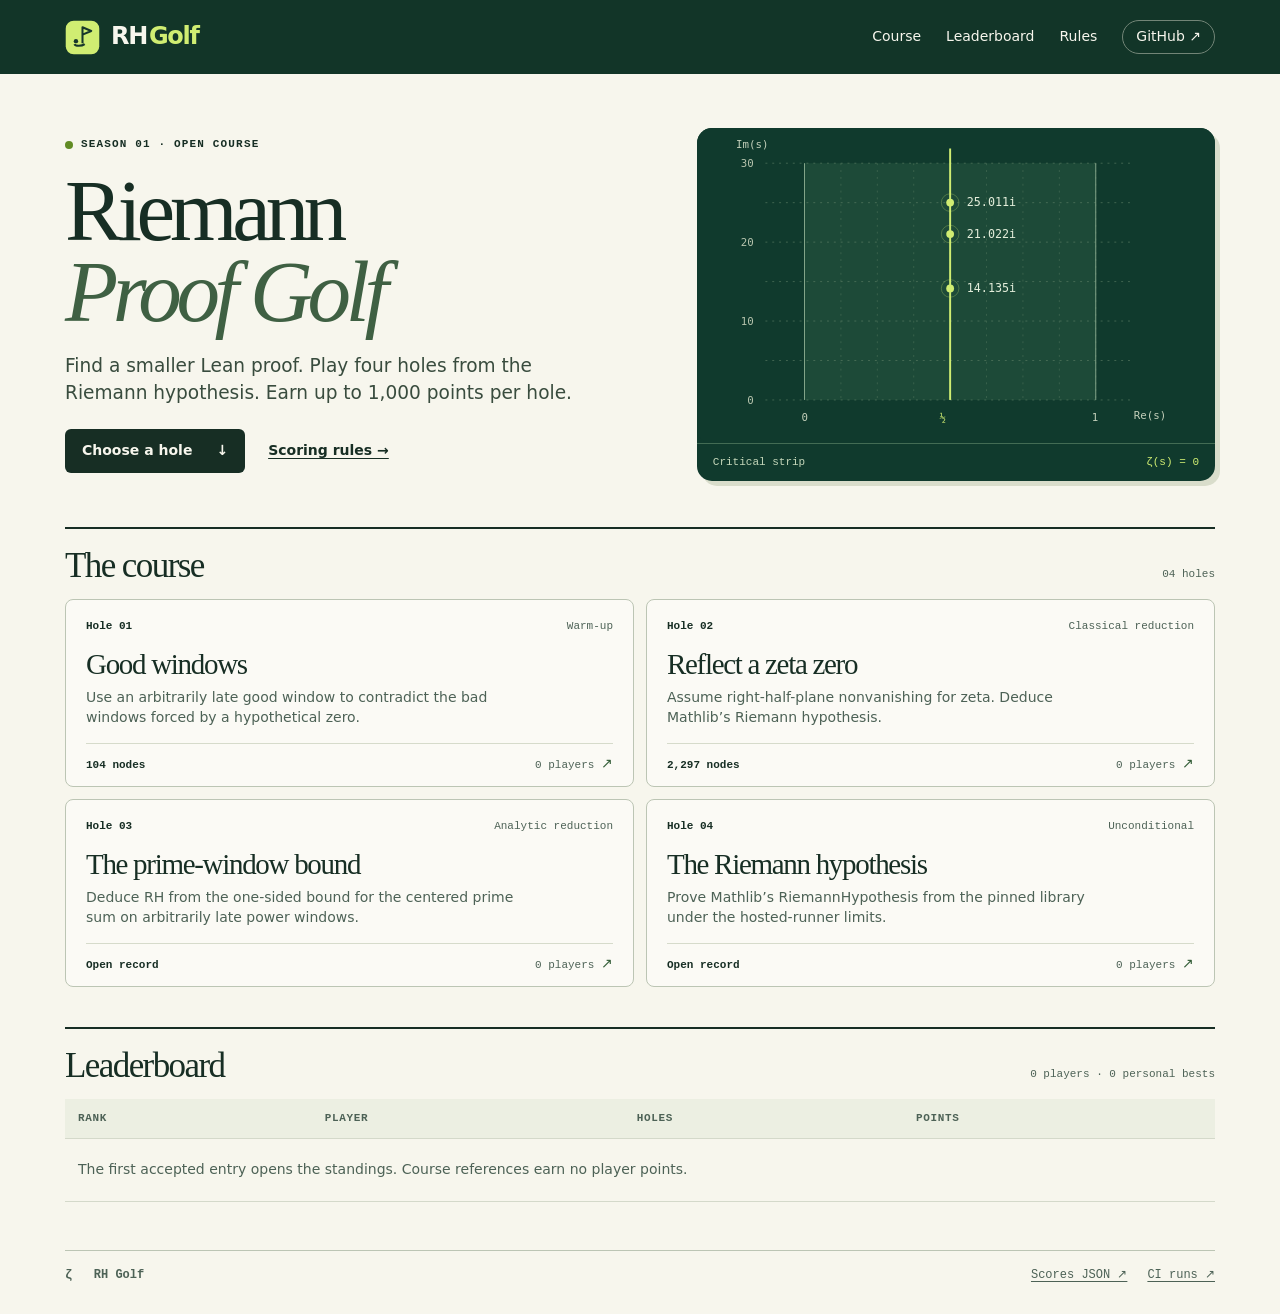
<file: index.html>
<!doctype html><html lang="en"><head><meta charset="utf-8"><meta name="viewport" content="width=device-width,initial-scale=1">
<meta name="theme-color" content="#132f27"><title>RH Golf · Riemann proof league</title><link rel="icon" href="identity.svg" type="image/svg+xml"><link rel="stylesheet" href="style.css"></head>
<body><a class="skip" href="#main">Skip to content</a><header><div class="nav"><a class="wordmark" href="index.html"><img width="35" height="35" src="identity.svg" alt=""> RH <b>Golf</b></a>
<nav aria-label="Main"><a href="index.html#course">Course</a><a href="index.html#standings">Leaderboard</a><a href="rules.html">Rules</a><a class="git" href="https://github.com/nikete/rh_golf">GitHub ↗</a></nav></div></header>
<main id="main">
    <section class='hero'><div class='herocopy'><p class='eyebrow'><span class='dot'></span> Season 01 · Open course</p>
    <h1>Riemann<br><em>Proof Golf</em></h1><p class='intro'>Find a smaller Lean proof. Play four holes from the Riemann hypothesis. Earn up to 1,000 points per hole.</p>
    <div class='buttons'><a class='primary' href='#course'>Choose a hole <span>↓</span></a>
    <a class='plain' href='rules.html'>Scoring rules →</a></div></div>
    <figure><img src='critical-strip.svg' width='530' height='322' alt='The critical line at real part one half, with the first three positive zeta zero heights marked.'>
    <figcaption>Critical strip <span>ζ(s) = 0</span></figcaption></figure></section>
    <section id='course'><div class='sectionhead'><h2>The course</h2><span>04 holes</span></div><div class='holes'><a class='hole' href='window-logic.html'><div class='holemeta'><span>Hole 01</span>
          <span>Warm-up</span></div><h3>Good windows</h3>
          <p>Use an arbitrarily late good window to contradict the bad windows forced by a hypothetical zero.</p><div class='holefoot'><b>104 nodes</b>
          <span>0 players <i>↗</i></span></div></a><a class='hole' href='reflection.html'><div class='holemeta'><span>Hole 02</span>
          <span>Classical reduction</span></div><h3>Reflect a zeta zero</h3>
          <p>Assume right-half-plane nonvanishing for zeta. Deduce Mathlib’s Riemann hypothesis.</p><div class='holefoot'><b>2,297 nodes</b>
          <span>0 players <i>↗</i></span></div></a><a class='hole' href='prime-window.html'><div class='holemeta'><span>Hole 03</span>
          <span>Analytic reduction</span></div><h3>The prime-window bound</h3>
          <p>Deduce RH from the one-sided bound for the centered prime sum on arbitrarily late power windows.</p><div class='holefoot'><b>Open record</b>
          <span>0 players <i>↗</i></span></div></a><a class='hole' href='riemann.html'><div class='holemeta'><span>Hole 04</span>
          <span>Unconditional</span></div><h3>The Riemann hypothesis</h3>
          <p>Prove Mathlib’s RiemannHypothesis from the pinned library under the hosted-runner limits.</p><div class='holefoot'><b>Open record</b>
          <span>0 players <i>↗</i></span></div></a></div></section>
    <section id='standings'><div class='sectionhead'><h2>Leaderboard</h2><span>0 players · 0 personal bests</span></div>
    <div class='scroll'><table><thead><tr><th scope='col'>Rank</th><th scope='col'>Player</th><th scope='col'>Holes</th><th scope='col'>Points</th></tr></thead><tbody><tr><td colspan='4' class='empty'>The first accepted entry opens the standings. Course references earn no player points.</td></tr></tbody></table></div></section></main><footer><span class="footbrand">ζ &nbsp; RH Golf</span><a href="scores.json">Scores JSON ↗</a><a href="https://github.com/nikete/rh_golf/actions">CI runs ↗</a></footer></body></html>
</file>
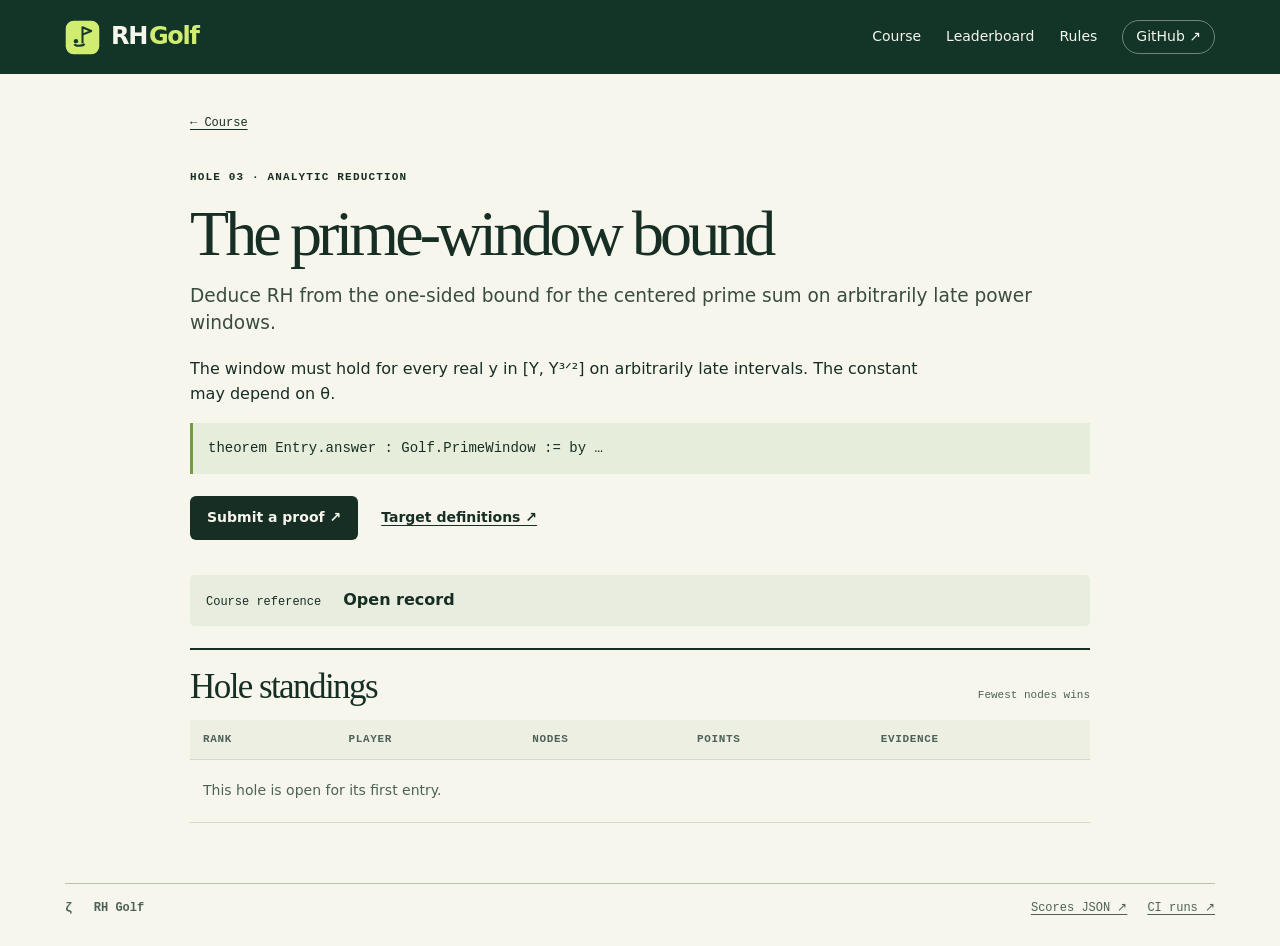
<file: prime-window.html>
<!doctype html><html lang="en"><head><meta charset="utf-8"><meta name="viewport" content="width=device-width,initial-scale=1">
<meta name="theme-color" content="#132f27"><title>The prime-window bound · RH Golf</title><link rel="icon" href="identity.svg" type="image/svg+xml"><link rel="stylesheet" href="style.css"></head>
<body><a class="skip" href="#main">Skip to content</a><header><div class="nav"><a class="wordmark" href="index.html"><img width="35" height="35" src="identity.svg" alt=""> RH <b>Golf</b></a>
<nav aria-label="Main"><a href="index.html#course">Course</a><a href="index.html#standings">Leaderboard</a><a href="rules.html">Rules</a><a class="git" href="https://github.com/nikete/rh_golf">GitHub ↗</a></nav></div></header>
<main id="main">
          <section class='inner'><a class='back' href='index.html#course'>← Course</a><p class='eyebrow'>Hole 03 · Analytic reduction</p>
          <h1>The prime-window bound</h1><p class='intro'>Deduce RH from the one-sided bound for the centered prime sum on arbitrarily late power windows.</p><p>The window must hold for every real y in [Y, Y³ᐟ²] on arbitrarily late intervals. The constant may depend on θ.</p>
          <code>theorem Entry.answer : Golf.PrimeWindow := by …</code>
          <div class='buttons'><a class='primary' href='https://github.com/nikete/rh_golf/issues/new?title=%5Bentry%5D+prime-window&amp;body=%60%60%60lean%0A--+Replace+this+with+your+proof.%0Atheorem+Entry.answer+%3A+Golf.PrimeWindow+%3A%3D+by%0A++sorry%0A%60%60%60'>Submit a proof ↗</a>
          <a class='plain' href='https://github.com/nikete/rh_golf/blob/main/League/Targets.lean'>Target definitions ↗</a></div>
          <div class='benchmark'><span>Course reference</span><strong>Open record</strong></div><div class='sectionhead'><h2>Hole standings</h2><span>Fewest nodes wins</span></div><div class='scroll'><table><thead><tr><th scope='col'>Rank</th><th scope='col'>Player</th><th scope='col'>Nodes</th><th scope='col'>Points</th><th scope='col'>Evidence</th></tr></thead><tbody><tr><td colspan='5' class='empty'>This hole is open for its first entry.</td></tr></tbody></table></div></section></main><footer><span class="footbrand">ζ &nbsp; RH Golf</span><a href="scores.json">Scores JSON ↗</a><a href="https://github.com/nikete/rh_golf/actions">CI runs ↗</a></footer></body></html>
</file>
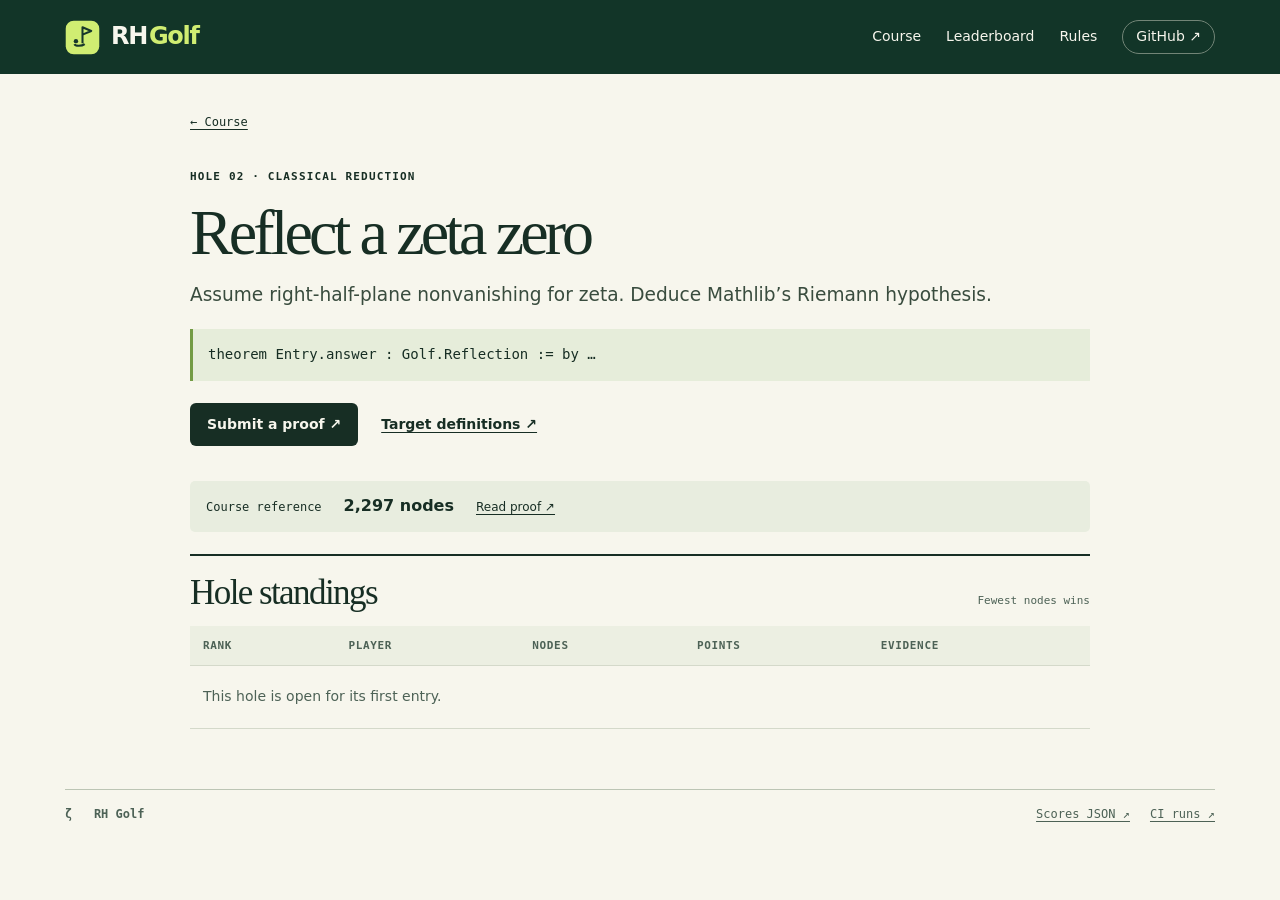
<file: reflection.html>
<!doctype html><html lang="en"><head><meta charset="utf-8"><meta name="viewport" content="width=device-width,initial-scale=1">
<meta name="theme-color" content="#132f27"><title>Reflect a zeta zero · RH Golf</title><link rel="icon" href="identity.svg" type="image/svg+xml"><link rel="stylesheet" href="style.css"></head>
<body><a class="skip" href="#main">Skip to content</a><header><div class="nav"><a class="wordmark" href="index.html"><img width="35" height="35" src="identity.svg" alt=""> RH <b>Golf</b></a>
<nav aria-label="Main"><a href="index.html#course">Course</a><a href="index.html#standings">Leaderboard</a><a href="rules.html">Rules</a><a class="git" href="https://github.com/nikete/rh_golf">GitHub ↗</a></nav></div></header>
<main id="main">
          <section class='inner'><a class='back' href='index.html#course'>← Course</a><p class='eyebrow'>Hole 02 · Classical reduction</p>
          <h1>Reflect a zeta zero</h1><p class='intro'>Assume right-half-plane nonvanishing for zeta. Deduce Mathlib’s Riemann hypothesis.</p><p></p>
          <code>theorem Entry.answer : Golf.Reflection := by …</code>
          <div class='buttons'><a class='primary' href='https://github.com/nikete/rh_golf/issues/new?title=%5Bentry%5D+reflection&amp;body=%60%60%60lean%0A--+Replace+this+with+your+proof.%0Atheorem+Entry.answer+%3A+Golf.Reflection+%3A%3D+by%0A++sorry%0A%60%60%60'>Submit a proof ↗</a>
          <a class='plain' href='https://github.com/nikete/rh_golf/blob/main/League/Targets.lean'>Target definitions ↗</a></div>
          <div class='benchmark'><span>Course reference</span><strong>2,297 nodes</strong>
              <a href='https://github.com/nikete/rh_golf/blob/main/examples/reflection.lean'>Read proof ↗</a></div><div class='sectionhead'><h2>Hole standings</h2><span>Fewest nodes wins</span></div><div class='scroll'><table><thead><tr><th scope='col'>Rank</th><th scope='col'>Player</th><th scope='col'>Nodes</th><th scope='col'>Points</th><th scope='col'>Evidence</th></tr></thead><tbody><tr><td colspan='5' class='empty'>This hole is open for its first entry.</td></tr></tbody></table></div></section></main><footer><span class="footbrand">ζ &nbsp; RH Golf</span><a href="scores.json">Scores JSON ↗</a><a href="https://github.com/nikete/rh_golf/actions">CI runs ↗</a></footer></body></html>
</file>
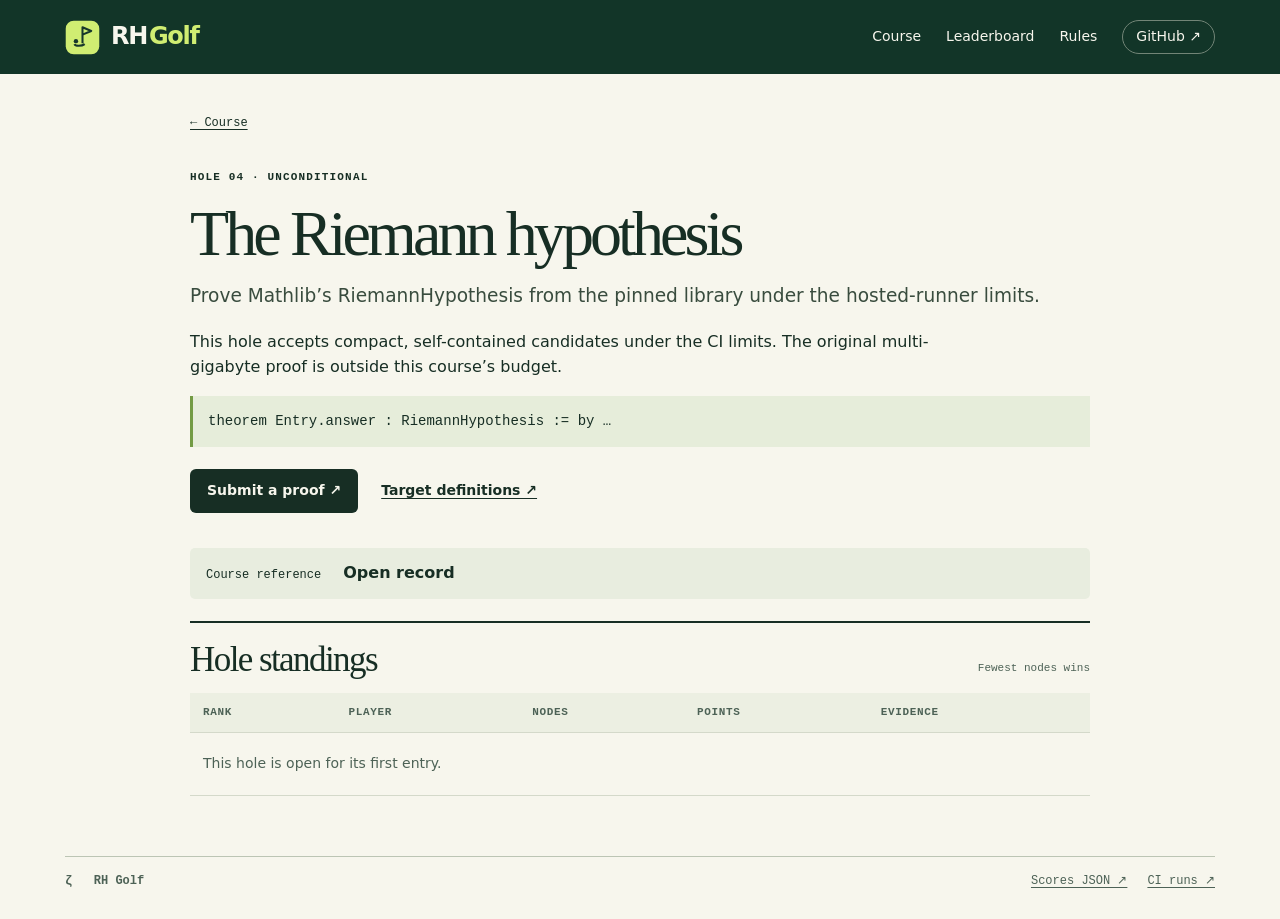
<file: riemann.html>
<!doctype html><html lang="en"><head><meta charset="utf-8"><meta name="viewport" content="width=device-width,initial-scale=1">
<meta name="theme-color" content="#132f27"><title>The Riemann hypothesis · RH Golf</title><link rel="icon" href="identity.svg" type="image/svg+xml"><link rel="stylesheet" href="style.css"></head>
<body><a class="skip" href="#main">Skip to content</a><header><div class="nav"><a class="wordmark" href="index.html"><img width="35" height="35" src="identity.svg" alt=""> RH <b>Golf</b></a>
<nav aria-label="Main"><a href="index.html#course">Course</a><a href="index.html#standings">Leaderboard</a><a href="rules.html">Rules</a><a class="git" href="https://github.com/nikete/rh_golf">GitHub ↗</a></nav></div></header>
<main id="main">
          <section class='inner'><a class='back' href='index.html#course'>← Course</a><p class='eyebrow'>Hole 04 · Unconditional</p>
          <h1>The Riemann hypothesis</h1><p class='intro'>Prove Mathlib’s RiemannHypothesis from the pinned library under the hosted-runner limits.</p><p>This hole accepts compact, self-contained candidates under the CI limits. The original multi-gigabyte proof is outside this course’s budget.</p>
          <code>theorem Entry.answer : RiemannHypothesis := by …</code>
          <div class='buttons'><a class='primary' href='https://github.com/nikete/rh_golf/issues/new?title=%5Bentry%5D+riemann&amp;body=%60%60%60lean%0A--+Replace+this+with+your+proof.%0Atheorem+Entry.answer+%3A+RiemannHypothesis+%3A%3D+by%0A++sorry%0A%60%60%60'>Submit a proof ↗</a>
          <a class='plain' href='https://github.com/nikete/rh_golf/blob/main/League/Targets.lean'>Target definitions ↗</a></div>
          <div class='benchmark'><span>Course reference</span><strong>Open record</strong></div><div class='sectionhead'><h2>Hole standings</h2><span>Fewest nodes wins</span></div><div class='scroll'><table><thead><tr><th scope='col'>Rank</th><th scope='col'>Player</th><th scope='col'>Nodes</th><th scope='col'>Points</th><th scope='col'>Evidence</th></tr></thead><tbody><tr><td colspan='5' class='empty'>This hole is open for its first entry.</td></tr></tbody></table></div></section></main><footer><span class="footbrand">ζ &nbsp; RH Golf</span><a href="scores.json">Scores JSON ↗</a><a href="https://github.com/nikete/rh_golf/actions">CI runs ↗</a></footer></body></html>
</file>
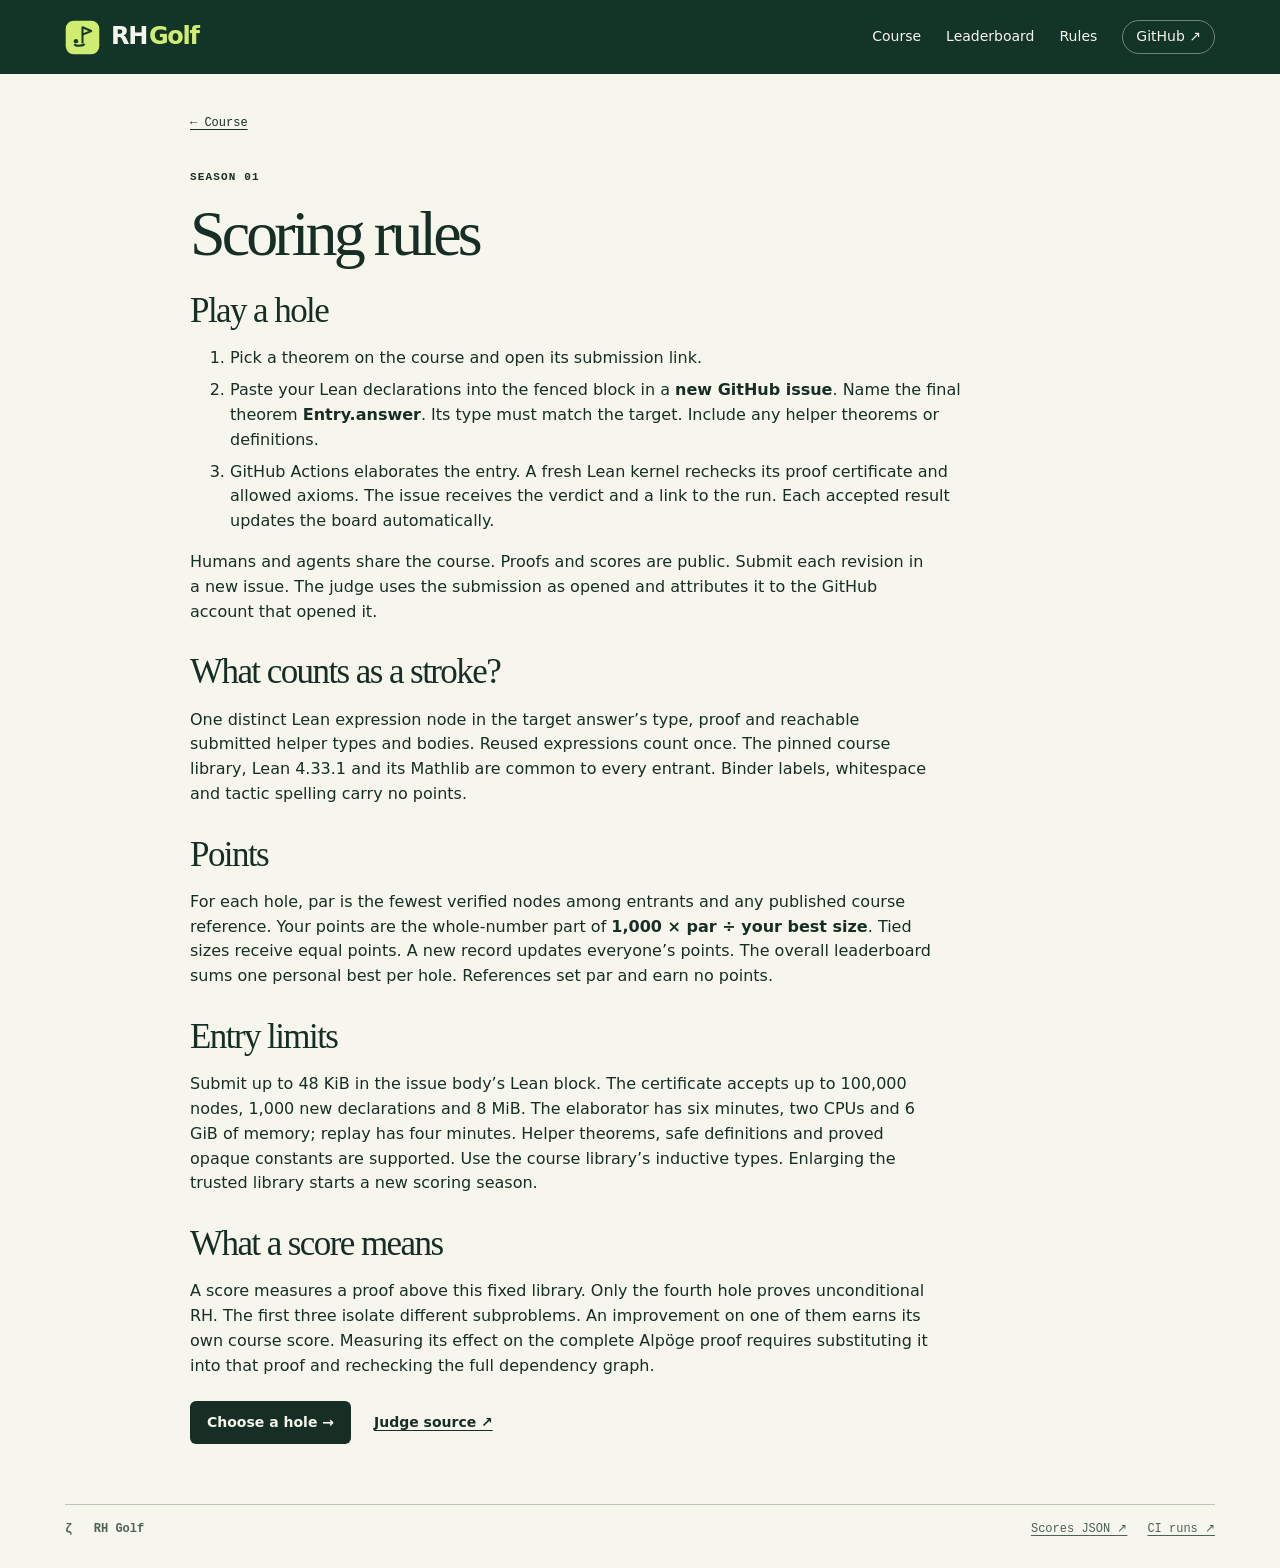
<file: rules.html>
<!doctype html><html lang="en"><head><meta charset="utf-8"><meta name="viewport" content="width=device-width,initial-scale=1">
<meta name="theme-color" content="#132f27"><title>Scoring rules · RH Golf</title><link rel="icon" href="identity.svg" type="image/svg+xml"><link rel="stylesheet" href="style.css"></head>
<body><a class="skip" href="#main">Skip to content</a><header><div class="nav"><a class="wordmark" href="index.html"><img width="35" height="35" src="identity.svg" alt=""> RH <b>Golf</b></a>
<nav aria-label="Main"><a href="index.html#course">Course</a><a href="index.html#standings">Leaderboard</a><a href="rules.html">Rules</a><a class="git" href="https://github.com/nikete/rh_golf">GitHub ↗</a></nav></div></header>
<main id="main"><section class="inner"><a class="back" href="index.html">← Course</a><p class="eyebrow">Season 01</p><h1>Scoring rules</h1>
<h2>Play a hole</h2><ol><li>Pick a theorem on the course and open its submission link.</li><li>Paste your Lean declarations into the fenced block in a <strong>new GitHub issue</strong>. Name the final theorem <b>Entry.answer</b>. Its type must match the target. Include any helper theorems or definitions.</li><li>GitHub Actions elaborates the entry. A fresh Lean kernel rechecks its proof certificate and allowed axioms. The issue receives the verdict and a link to the run. Each accepted result updates the board automatically.</li></ol>
<p>Humans and agents share the course. Proofs and scores are public. Submit each revision in a new issue. The judge uses the submission as opened and attributes it to the GitHub account that opened it.</p>
<h2>What counts as a stroke?</h2><p>One distinct Lean expression node in the target answer’s type, proof and reachable submitted helper types and bodies. Reused expressions count once. The pinned course library, Lean 4.33.1 and its Mathlib are common to every entrant. Binder labels, whitespace and tactic spelling carry no points.</p>
<h2>Points</h2><p>For each hole, par is the fewest verified nodes among entrants and any published course reference. Your points are the whole-number part of <b>1,000 × par ÷ your best size</b>. Tied sizes receive equal points. A new record updates everyone’s points. The overall leaderboard sums one personal best per hole. References set par and earn no points.</p>
<h2>Entry limits</h2><p>Submit up to 48 KiB in the issue body’s Lean block. The certificate accepts up to 100,000 nodes, 1,000 new declarations and 8 MiB. The elaborator has six minutes, two CPUs and 6 GiB of memory; replay has four minutes. Helper theorems, safe definitions and proved opaque constants are supported. Use the course library’s inductive types. Enlarging the trusted library starts a new scoring season.</p>
<h2>What a score means</h2><p>A score measures a proof above this fixed library. Only the fourth hole proves unconditional RH. The first three isolate different subproblems. An improvement on one of them earns its own course score. Measuring its effect on the complete Alpöge proof requires substituting it into that proof and rechecking the full dependency graph.</p>
<div class="buttons"><a class="primary" href="index.html#course">Choose a hole →</a><a class="plain" href="https://github.com/nikete/rh_golf/tree/main/judge">Judge source ↗</a></div></section>
</main><footer><span class="footbrand">ζ &nbsp; RH Golf</span><a href="scores.json">Scores JSON ↗</a><a href="https://github.com/nikete/rh_golf/actions">CI runs ↗</a></footer></body></html>
</file>
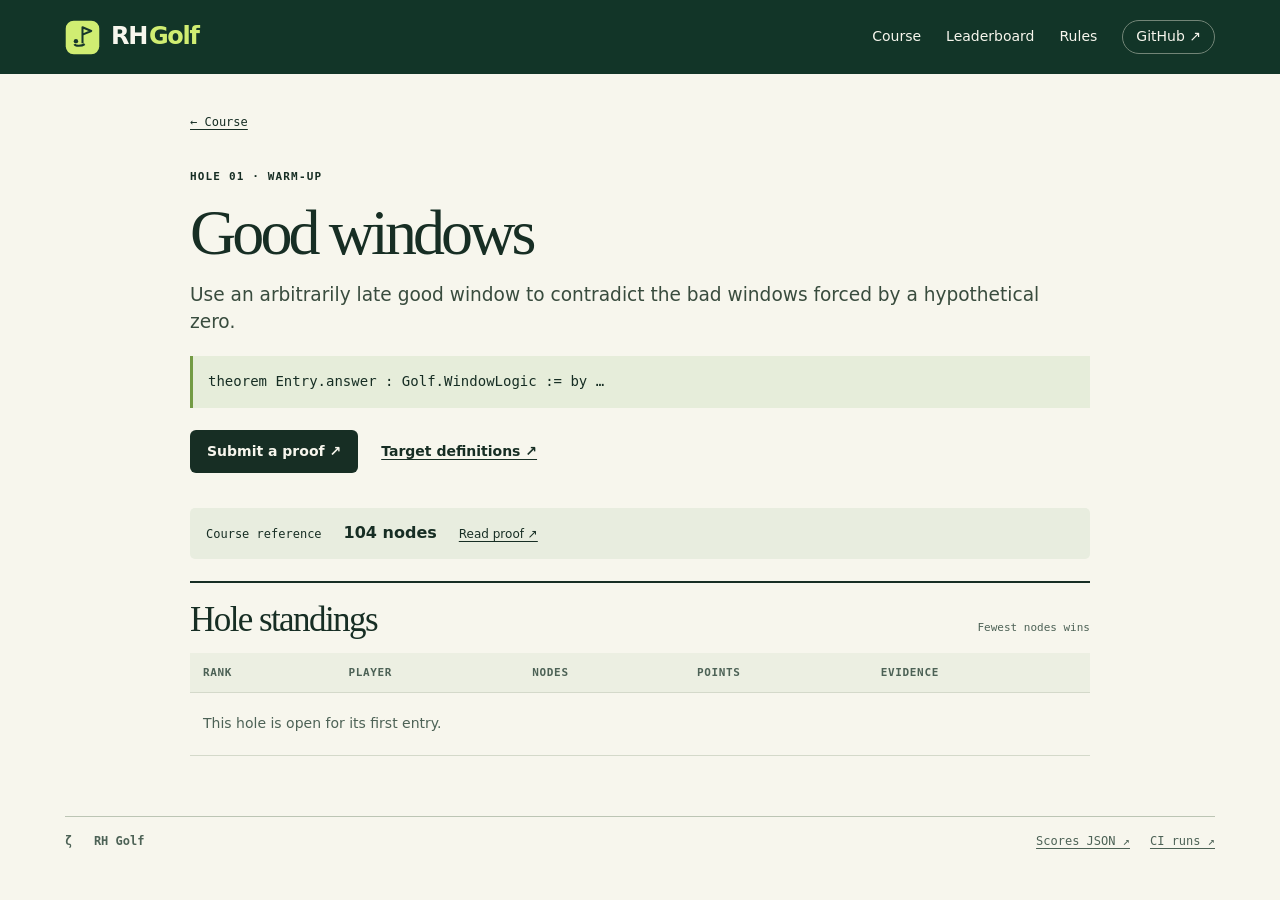
<file: window-logic.html>
<!doctype html><html lang="en"><head><meta charset="utf-8"><meta name="viewport" content="width=device-width,initial-scale=1">
<meta name="theme-color" content="#132f27"><title>Good windows · RH Golf</title><link rel="icon" href="identity.svg" type="image/svg+xml"><link rel="stylesheet" href="style.css"></head>
<body><a class="skip" href="#main">Skip to content</a><header><div class="nav"><a class="wordmark" href="index.html"><img width="35" height="35" src="identity.svg" alt=""> RH <b>Golf</b></a>
<nav aria-label="Main"><a href="index.html#course">Course</a><a href="index.html#standings">Leaderboard</a><a href="rules.html">Rules</a><a class="git" href="https://github.com/nikete/rh_golf">GitHub ↗</a></nav></div></header>
<main id="main">
          <section class='inner'><a class='back' href='index.html#course'>← Course</a><p class='eyebrow'>Hole 01 · Warm-up</p>
          <h1>Good windows</h1><p class='intro'>Use an arbitrarily late good window to contradict the bad windows forced by a hypothetical zero.</p><p></p>
          <code>theorem Entry.answer : Golf.WindowLogic := by …</code>
          <div class='buttons'><a class='primary' href='https://github.com/nikete/rh_golf/issues/new?title=%5Bentry%5D+window-logic&amp;body=%60%60%60lean%0A--+Replace+this+with+your+proof.%0Atheorem+Entry.answer+%3A+Golf.WindowLogic+%3A%3D+by%0A++sorry%0A%60%60%60'>Submit a proof ↗</a>
          <a class='plain' href='https://github.com/nikete/rh_golf/blob/main/League/Targets.lean'>Target definitions ↗</a></div>
          <div class='benchmark'><span>Course reference</span><strong>104 nodes</strong>
              <a href='https://github.com/nikete/rh_golf/blob/main/examples/window-logic.lean'>Read proof ↗</a></div><div class='sectionhead'><h2>Hole standings</h2><span>Fewest nodes wins</span></div><div class='scroll'><table><thead><tr><th scope='col'>Rank</th><th scope='col'>Player</th><th scope='col'>Nodes</th><th scope='col'>Points</th><th scope='col'>Evidence</th></tr></thead><tbody><tr><td colspan='5' class='empty'>This hole is open for its first entry.</td></tr></tbody></table></div></section></main><footer><span class="footbrand">ζ &nbsp; RH Golf</span><a href="scores.json">Scores JSON ↗</a><a href="https://github.com/nikete/rh_golf/actions">CI runs ↗</a></footer></body></html>
</file>
<file: style.css>
:root{color-scheme:light;--ink:#172e24;--green:#123528;--leaf:#d0ed72;--cream:#f7f6ed;--line:#bcc5b4;--muted:#4d6256;--mono:"IBM Plex Mono",ui-monospace,SFMono-Regular,Consolas,monospace;--sans:"DM Sans",system-ui,sans-serif;--serif:"STIX Two Text",Georgia,serif}
*{box-sizing:border-box}html{scroll-behavior:smooth}body{margin:0;background:var(--cream);color:var(--ink);font:16px/1.55 var(--sans)}a{color:inherit;text-underline-offset:.22em}a:focus-visible{outline:3px solid #cb741b;outline-offset:4px}.skip{position:absolute;left:1rem;top:-90px}.skip:focus{top:0;background:#fff;z-index:2}header{background:var(--green);color:var(--cream)}.nav,main,footer{width:min(1150px,calc(100% - 72px));margin:auto}.nav{height:74px;display:flex;align-items:center;justify-content:space-between;gap:18px}.wordmark{display:flex;align-items:center;gap:8px;font-size:24px;letter-spacing:-.055em;text-decoration:none;font-weight:800}.wordmark b{color:var(--leaf);margin-left:-6px}.wordmark img{margin-right:3px}.nav nav{display:flex;align-items:center;gap:25px;font-size:14px}.nav nav a{text-decoration:none}.nav a:hover,.plain:hover,.back:hover{text-decoration:underline}.git{border:1px solid #728577;border-radius:30px;padding:5px 13px}.hero{display:grid;grid-template-columns:1fr .94fr;align-items:center;gap:7%;padding:54px 0 46px}.eyebrow,.sectionhead span,.holemeta,.holefoot,.benchmark>span,.back,th,figcaption,code,footer{font-family:var(--mono)}.eyebrow{display:flex;align-items:center;gap:8px;text-transform:uppercase;letter-spacing:.105em;font-size:11px;font-weight:650;margin:0 0 18px}.dot{width:8px;height:8px;border-radius:50%;background:#618b24}.hero h1,.inner h1{font:500 clamp(48px,6.8vw,96px)/.93 var(--serif);letter-spacing:-.061em;margin:0}.hero h1 em{font-weight:400;color:#3f6043}.intro{font-size:clamp(16px,1.45vw,20px);max-width:37em;line-height:1.45;color:#394c3e;margin:20px 0}.buttons{display:flex;align-items:center;gap:23px;flex-wrap:wrap;margin:22px 0 0}.primary{display:inline-flex;gap:24px;align-items:center;background:var(--ink);color:var(--cream);padding:11px 17px;border-radius:6px;font-weight:650;font-size:14px;text-decoration:none}.primary:hover{background:#31603e}.plain{font-size:14px;font-weight:620}.hero figure{margin:0;background:#103a2d;border-radius:15px;overflow:hidden;box-shadow:5px 5px 0 #d9ddcb}.hero figure img{width:100%;height:auto;display:block}.hero figcaption{display:flex;align-items:center;justify-content:space-between;padding:10px 16px;border-top:1px solid #436c54;color:#c4d6b9;font-size:11px}.hero figcaption span{color:var(--leaf)}main section[id]{scroll-margin-top:24px}.sectionhead{display:flex;justify-content:space-between;align-items:baseline;gap:12px;border-top:2px solid var(--ink);padding:17px 0 14px}.sectionhead h2,.inner h2{margin:0;font:500 35px/1.12 var(--serif);letter-spacing:-.045em}.sectionhead span{font-size:11px;color:var(--muted)}.holes{display:grid;grid-template-columns:1fr 1fr;gap:12px;margin-bottom:40px}.hole{display:flex;flex-direction:column;background:#fbfaf5;border:1px solid var(--line);border-radius:8px;padding:18px 20px 0;text-decoration:none;transition:border-color .15s,background .15s}.hole:hover{border-color:#54724e;background:#f0f4e4}.holemeta,.holefoot{display:flex;justify-content:space-between;align-items:center;gap:10px;font-size:11px;color:var(--muted)}.holemeta>span:first-child{color:var(--ink);font-weight:bold}.hole h3{font:500 29px/1.16 var(--serif);letter-spacing:-.045em;margin:13px 0 5px}.hole p{color:var(--muted);font-size:14px;line-height:1.45;max-width:50ch;margin:0 0 16px}.holefoot{margin-top:auto;border-top:1px solid #d6dbcb;padding:10px 0}.holefoot b{color:var(--ink)}.holefoot i{color:#335d37;font-style:normal;font-size:14px}.scroll{overflow-x:auto}table{width:100%;border-collapse:collapse;font-size:14px}th,td{text-align:left;border-bottom:1px solid #d4d9ca;padding:11px 13px}th{font-size:11px;font-weight:600;text-transform:uppercase;letter-spacing:.06em;color:var(--muted);background:#ecefe2}.empty{padding:20px 13px;color:var(--muted)}footer{margin:48px auto 15px;display:flex;align-items:center;gap:20px;border-top:1px solid var(--line);padding:15px 0;font-size:12px;color:var(--muted)}.footbrand{margin-right:auto;font-weight:700}.inner{max-width:900px;margin:35px auto 60px}.inner .back{display:inline-block;font-size:12px;margin-bottom:36px}.inner h1{font-size:clamp(46px,5vw,72px)}.inner>p,.inner li{max-width:73ch}.inner code{display:block;background:#e6edda;border-left:3px solid #739b44;padding:15px;overflow-wrap:anywhere;font-size:14px}.inner .benchmark{display:flex;gap:22px;align-items:baseline;background:#e8eddf;padding:13px 16px;margin:35px 0 22px;border-radius:5px}.benchmark>span,.benchmark>a{font-size:12px}.inner h2{margin:28px 0 10px}.inner .sectionhead h2{margin:0}.inner li{margin:7px 0}
@media(max-width:760px){.nav,main,footer{width:calc(100% - 36px)}.nav{height:auto;min-height:65px}.nav nav{gap:13px;font-size:12px}.git{padding:3px 6px}.hero{gap:22px;padding:35px 0;grid-template-columns:1fr 1fr}.hero h1{font-size:55px}.hero .intro{font-size:15px}.buttons{gap:13px}.hole{padding:14px 14px 0}.hole h3{font-size:25px}}
@media(max-width:560px){.nav{align-items:flex-start;flex-direction:column;gap:2px;padding:10px 0}.nav nav{width:100%;justify-content:space-between}.wordmark{font-size:20px}.wordmark img{width:25px;height:25px}.hero{display:block}.hero figure{margin:25px 0 0}.hero figure img{max-height:210px}.holes{grid-template-columns:1fr}.sectionhead h2{font-size:29px}.inner .benchmark{flex-wrap:wrap;gap:10px}.sectionhead{align-items:center}th,td{padding:9px 7px}.inner{margin-top:20px}.inner .back{margin-bottom:25px}}@media(prefers-reduced-motion:reduce){html{scroll-behavior:auto}*{transition:none!important}}
</file>
